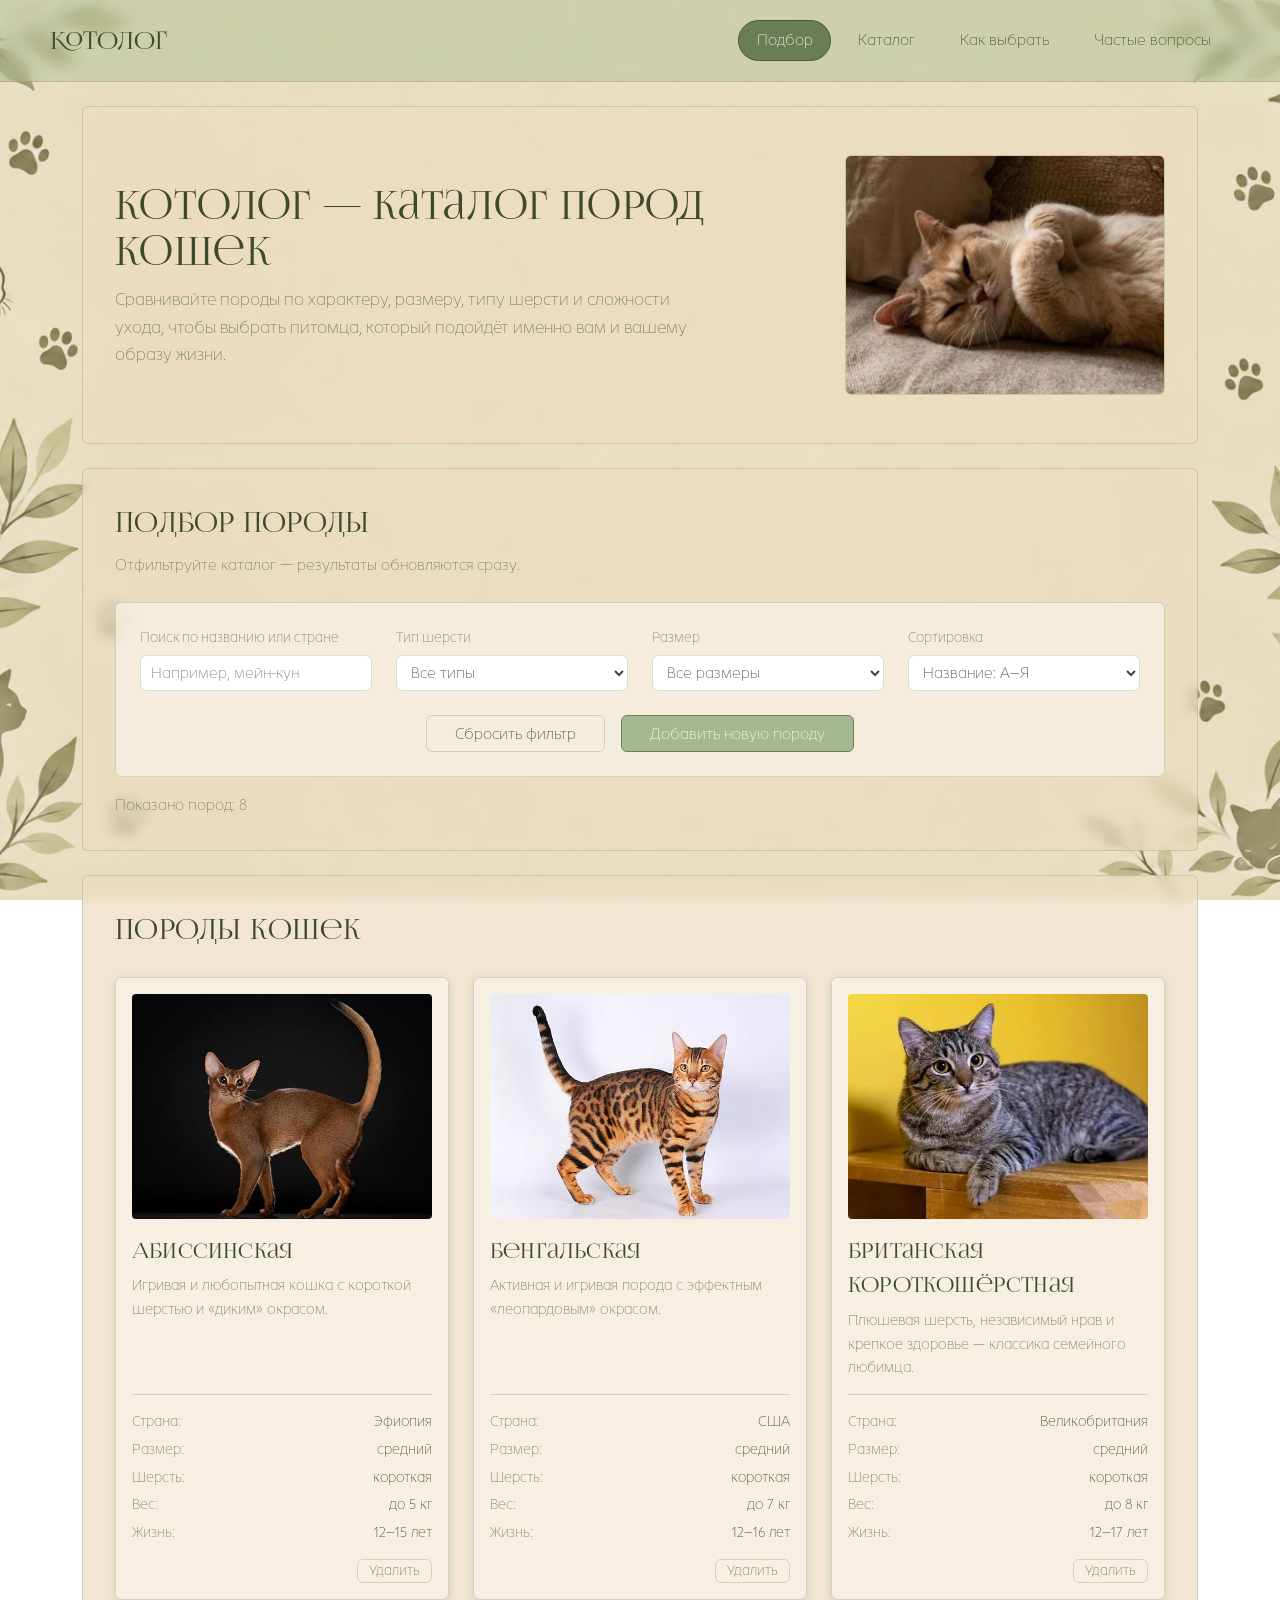
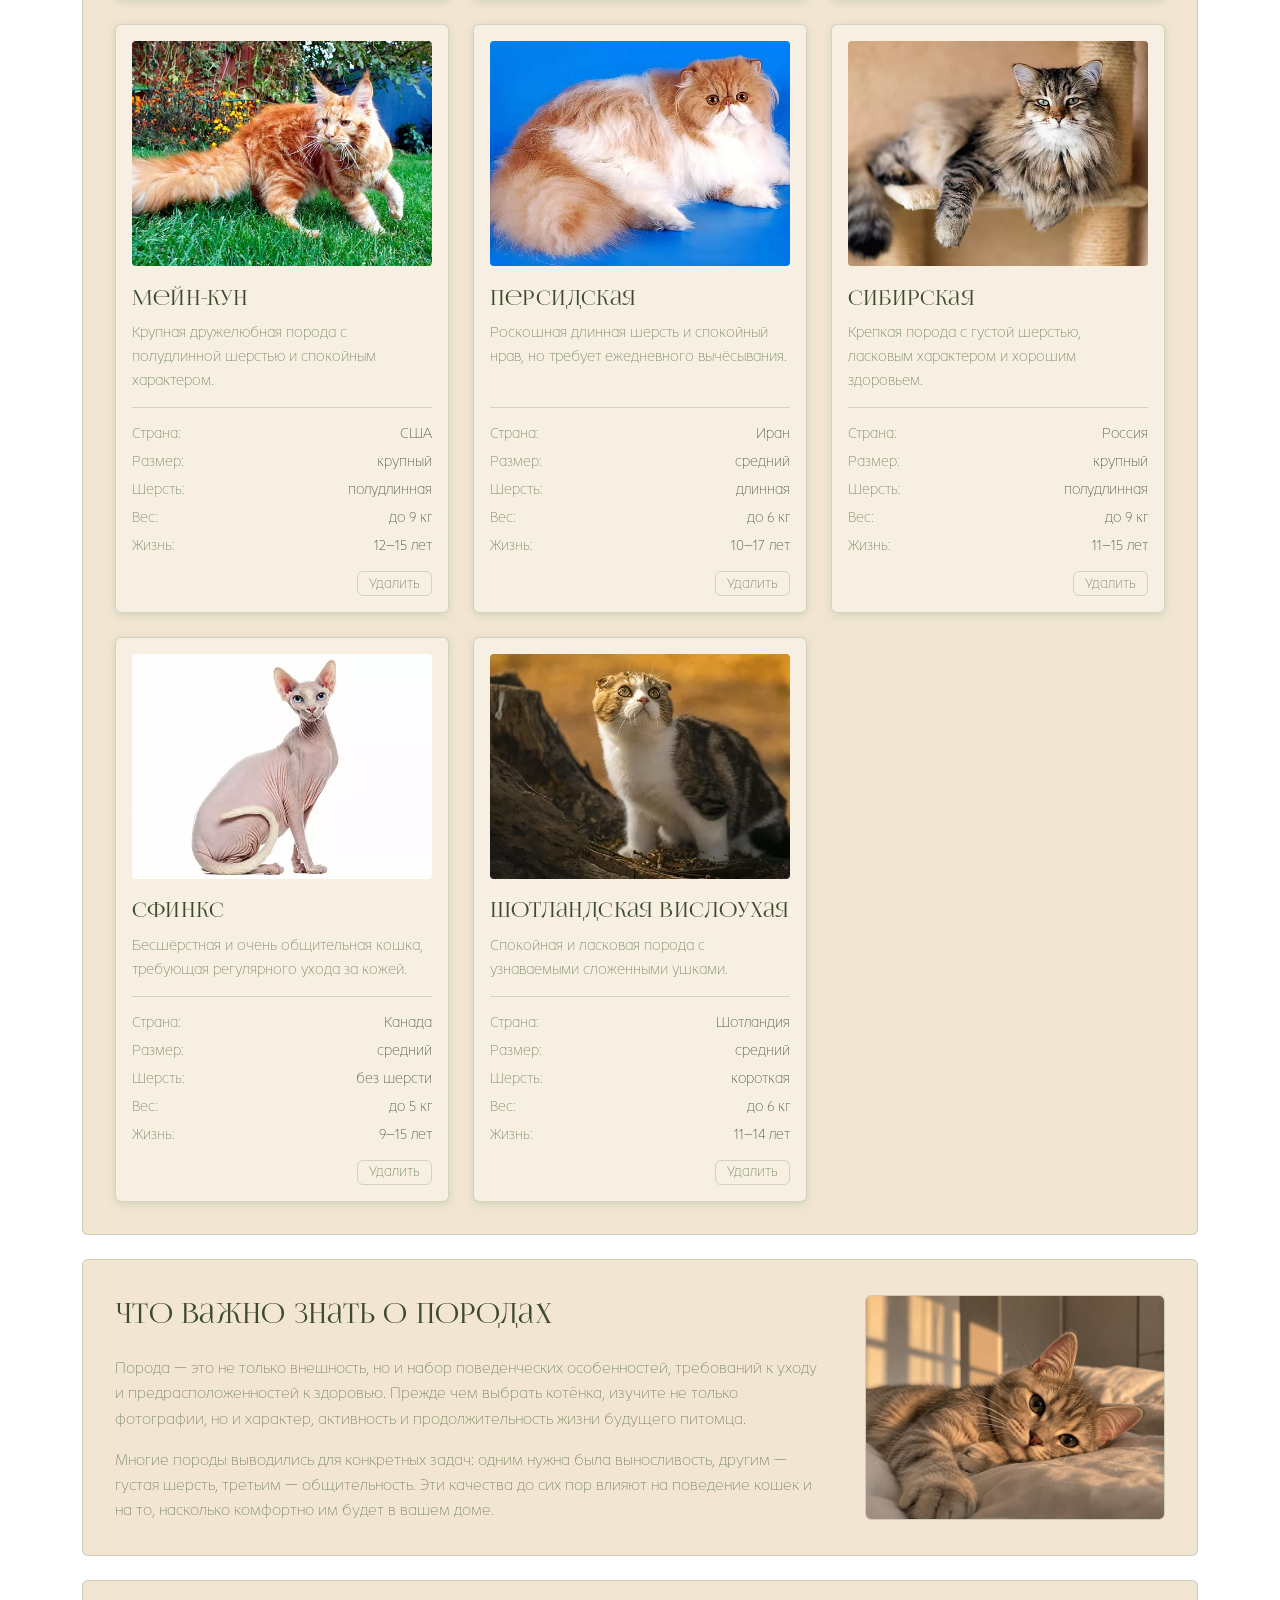
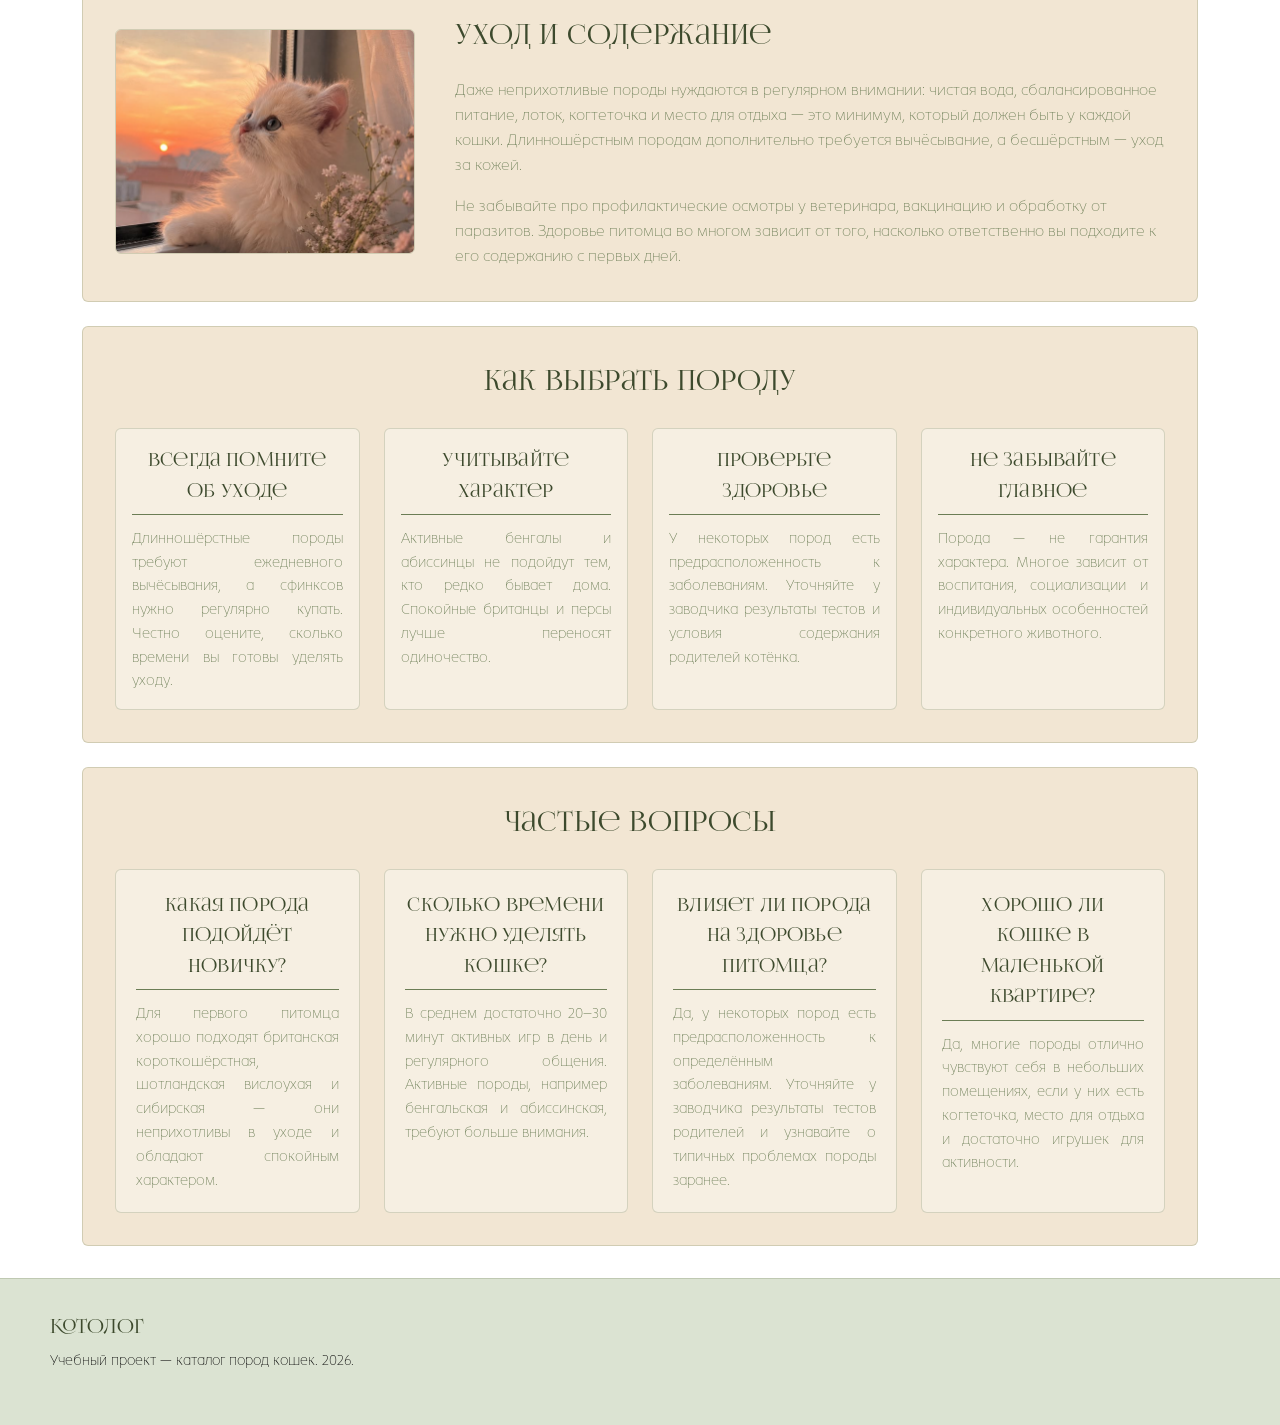
<file: index.html>
<!doctype html>
<html lang="ru">
<head>
  <meta charset="UTF-8">
  <meta name="viewport" content="width=device-width, initial-scale=1.0">
  <title>Котолог — каталог пород кошек</title>
  <link rel="stylesheet" href="css/style.css">
</head>

<body>

  <header class="site-header">
    <a class="logo" href="index.html">Котолог</a>
    <nav class="main-nav" aria-label="Основная навигация">
      <ul>
        <li><a href="#filters">Подбор</a></li>
        <li><a href="#breeds">Каталог</a></li>
        <li><a href="#about">Как выбрать</a></li>
        <li><a href="#faq">Частые вопросы</a></li>
      </ul>
    </nav>
  </header>

  <main>

    <section class="hero" aria-labelledby="hero-title">
      <div class="hero-inner">
        <div class="hero-text">
          <h1 id="hero-title">Котолог — каталог пород кошек</h1>
          <p>
            Сравнивайте породы по характеру, размеру, типу шерсти и сложности ухода,
            чтобы выбрать питомца, который подойдёт именно вам и вашему образу жизни.
          </p>
        </div>
        <img class="media-photo" src="assets/images/photo-1.jpg"
             alt="Кошка на фоне домашнего интерьера">
      </div>
    </section>

    <section id="filters" class="filters" aria-labelledby="filters-title">
      <h2 id="filters-title">Подбор породы</h2>
      <p>Отфильтруйте каталог — результаты обновляются сразу.</p>

      <div class="filter-form" role="search">
        <div class="form-field">
          <label for="search">Поиск по названию или стране</label>
          <input type="text" id="search" placeholder="Например, мейн-кун">
        </div>

        <div class="form-field">
          <label for="coat-filter">Тип шерсти</label>
          <select id="coat-filter">
            <option value="all">Все типы</option>
            <option value="short">Короткая</option>
            <option value="semi-long">Полудлинная</option>
            <option value="long">Длинная</option>
            <option value="hairless">Без шерсти</option>
          </select>
        </div>

        <div class="form-field">
          <label for="size-filter">Размер</label>
          <select id="size-filter">
            <option value="all">Все размеры</option>
            <option value="small">Малый</option>
            <option value="medium">Средний</option>
            <option value="large">Крупный</option>
          </select>
        </div>

        <div class="form-field">
          <label for="sort">Сортировка</label>
          <select id="sort">
            <option value="name-asc">Название: А–Я</option>
            <option value="name-desc">Название: Я–А</option>
            <option value="weight-asc">Вес: по возрастанию</option>
            <option value="weight-desc">Вес: по убыванию</option>
          </select>
        </div>

        <div class="filter-actions">
          <button type="button" class="btn btn--ghost" id="reset-btn">Сбросить фильтр</button>
          <button type="button" class="btn" id="add-btn">Добавить новую породу</button>
        </div>
      </div>

      <p class="filter-count" id="filter-count" aria-live="polite"></p>
    </section>

    <section id="breeds" class="breeds" aria-labelledby="breeds-title">
      <h2 id="breeds-title">Породы кошек</h2>
      <div class="cards" id="cards"></div>
    </section>

    <section id="about-breeds" class="text-block text-block--media-right" aria-labelledby="about-breeds-title">
      <div class="text-block-inner">
        <div class="text-block-text">
          <h2 id="about-breeds-title">Что важно знать о породах</h2>
          <p>
            Порода — это не только внешность, но и набор поведенческих особенностей,
            требований к уходу и предрасположенностей к здоровью. Прежде чем выбрать
            котёнка, изучите не только фотографии, но и характер, активность и
            продолжительность жизни будущего питомца.
          </p>
          <p>
            Многие породы выводились для конкретных задач: одним нужна была выносливость,
            другим — густая шерсть, третьим — общительность. Эти качества до сих пор
            влияют на поведение кошек и на то, насколько комфортно им будет в вашем доме.
          </p>
        </div>
        <img class="media-photo" src="assets/images/photo-2.jpg"
             alt="Кошка крупным планом">
      </div>
    </section>

    <section id="care" class="text-block text-block--media-left" aria-labelledby="care-title">
      <div class="text-block-inner">
        <div class="text-block-text">
          <h2 id="care-title">Уход и содержание</h2>
          <p>
            Даже неприхотливые породы нуждаются в регулярном внимании: чистая вода,
            сбалансированное питание, лоток, когтеточка и место для отдыха — это минимум,
            который должен быть у каждой кошки. Длинношёрстным породам дополнительно
            требуется вычёсывание, а бесшёрстным — уход за кожей.
          </p>
          <p>
            Не забывайте про профилактические осмотры у ветеринара, вакцинацию и
            обработку от паразитов. Здоровье питомца во многом зависит от того,
            насколько ответственно вы подходите к его содержанию с первых дней.
          </p>
        </div>
                <img class="media-photo" src="assets/images/photo-3.jpg"
             alt="Кошка во время ухода">
      </div>
    </section>

    <section id="about" class="about" aria-labelledby="about-title">
      <h2 id="about-title">Как выбрать породу</h2>

      <div class="about-grid">
        <article>
          <h3>Всегда помните об уходе</h3>
          <p>Длинношёрстные породы требуют ежедневного вычёсывания, а сфинксов нужно регулярно купать. Честно оцените, сколько времени вы готовы уделять уходу.</p>
        </article>

        <article>
          <h3>Учитывайте характер</h3>
          <p>Активные бенгалы и абиссинцы не подойдут тем, кто редко бывает дома. Спокойные британцы и персы лучше переносят одиночество.</p>
        </article>

        <article>
          <h3>Проверьте здоровье</h3>
          <p>У некоторых пород есть предрасположенность к заболеваниям. Уточняйте у заводчика результаты тестов и условия содержания родителей котёнка.</p>
        </article>

        <article>
          <h3>Не забывайте главное</h3>
          <p>Порода — не гарантия характера. Многое зависит от воспитания, социализации и индивидуальных особенностей конкретного животного.</p>
        </article>
      </div>
    </section>

    <section id="faq" class="text-block text-block--faq" aria-labelledby="faq-title">
      <h2 id="faq-title">Частые вопросы</h2>

      <div class="faq">
        <article class="faq-item">
          <h3>Какая порода подойдёт новичку?</h3>
          <p>
            Для первого питомца хорошо подходят британская короткошёрстная,
            шотландская вислоухая и сибирская — они неприхотливы в уходе
            и обладают спокойным характером.
          </p>
        </article>
        <article class="faq-item">
          <h3>Сколько времени нужно уделять кошке?</h3>
          <p>
            В среднем достаточно 20–30 минут активных игр в день и регулярного
            общения. Активные породы, например бенгальская и абиссинская,
            требуют больше внимания.
          </p>
        </article>
        <article class="faq-item">
          <h3>Влияет ли порода на здоровье питомца?</h3>
          <p>
            Да, у некоторых пород есть предрасположенность к определённым
            заболеваниям. Уточняйте у заводчика результаты тестов родителей
            и узнавайте о типичных проблемах породы заранее.
          </p>
        </article>
        <article class="faq-item">
          <h3>Хорошо ли кошке в маленькой квартире?</h3>
          <p>
            Да, многие породы отлично чувствуют себя в небольших помещениях,
            если у них есть когтеточка, место для отдыха и достаточно игрушек
            для активности.
          </p>
        </article>
      </div>
    </section>

  </main>

  <footer id="footer" class="site-footer">
    <div class="footer-col">
      <p class="footer-brand">Котолог</p>
      <p>Учебный проект — каталог пород кошек. 2026.</p>
    </div>
  </footer>

  <!-- Модальное окно: добавление новой породы -->
  <div class="modal" id="modal" hidden>
    <div class="modal__backdrop" data-close></div>
    <div class="modal__dialog" role="dialog" aria-modal="true" aria-labelledby="modal-title">
      <button type="button" class="modal__close" data-close aria-label="Закрыть">×</button>
      <h2 id="modal-title">Новая порода</h2>

      <form id="add-form" novalidate>
        <div class="form-field">
          <label for="f-name">Название *</label>
          <input type="text" id="f-name" name="name" required minlength="2" maxlength="60">
          <span class="error" data-error-for="f-name"></span>
        </div>

        <div class="form-field">
          <label for="f-country">Страна *</label>
          <input type="text" id="f-country" name="country" required minlength="2" maxlength="60">
          <span class="error" data-error-for="f-country"></span>
        </div>

        <div class="form-field">
          <label for="f-size">Размер *</label>
          <select id="f-size" name="size" required>
            <option value="">— выберите —</option>
            <option value="small">Малый</option>
            <option value="medium">Средний</option>
            <option value="large">Крупный</option>
          </select>
          <span class="error" data-error-for="f-size"></span>
        </div>

        <div class="form-field">
          <label for="f-coat">Тип шерсти *</label>
          <select id="f-coat" name="coat" required>
            <option value="">— выберите —</option>
            <option value="short">Короткая</option>
            <option value="semi-long">Полудлинная</option>
            <option value="long">Длинная</option>
            <option value="hairless">Без шерсти</option>
          </select>
          <span class="error" data-error-for="f-coat"></span>
        </div>

        <div class="form-field">
          <label for="f-weight">Максимальный вес, кг *</label>
          <input type="number" id="f-weight" name="weightMax" required min="1" max="15" step="0.5">
          <span class="error" data-error-for="f-weight"></span>
        </div>

        <div class="form-field">
          <label for="f-lifespan">Продолжительность жизни</label>
          <input type="text" id="f-lifespan" name="lifespan" placeholder="Например, 12–15 лет" maxlength="30">
          <span class="error" data-error-for="f-lifespan"></span>
        </div>

        <div class="form-field">
          <label for="f-desc">Описание *</label>
          <textarea id="f-desc" name="description" required minlength="10" maxlength="300" rows="3"></textarea>
          <span class="error" data-error-for="f-desc"></span>
        </div>

        <div class="form-field form-field--checkbox">
          <input type="checkbox" id="f-kids" name="kidsFriendly">
          <label for="f-kids">Подходит для семей с детьми</label>
        </div>

        <div class="form-field">
          <label for="f-image">Фото породы</label>
          <input type="file" id="f-image" name="image" accept="image/*">
          <span class="error" data-error-for="f-image"></span>
          <div class="image-preview" id="image-preview" hidden>
            <img id="image-preview-img" alt="Предпросмотр фото">
            <button type="button" class="image-preview__remove" id="image-remove">Удалить фото</button>
          </div>
        </div>

        <div class="modal__actions">
          <button type="button" class="btn btn--ghost" data-close>Отмена</button>
          <button type="submit" class="btn">Добавить</button>
        </div>
      </form>
    </div>
  </div>

  <script src="js/app.js"></script>
</body>
</html>
</file>
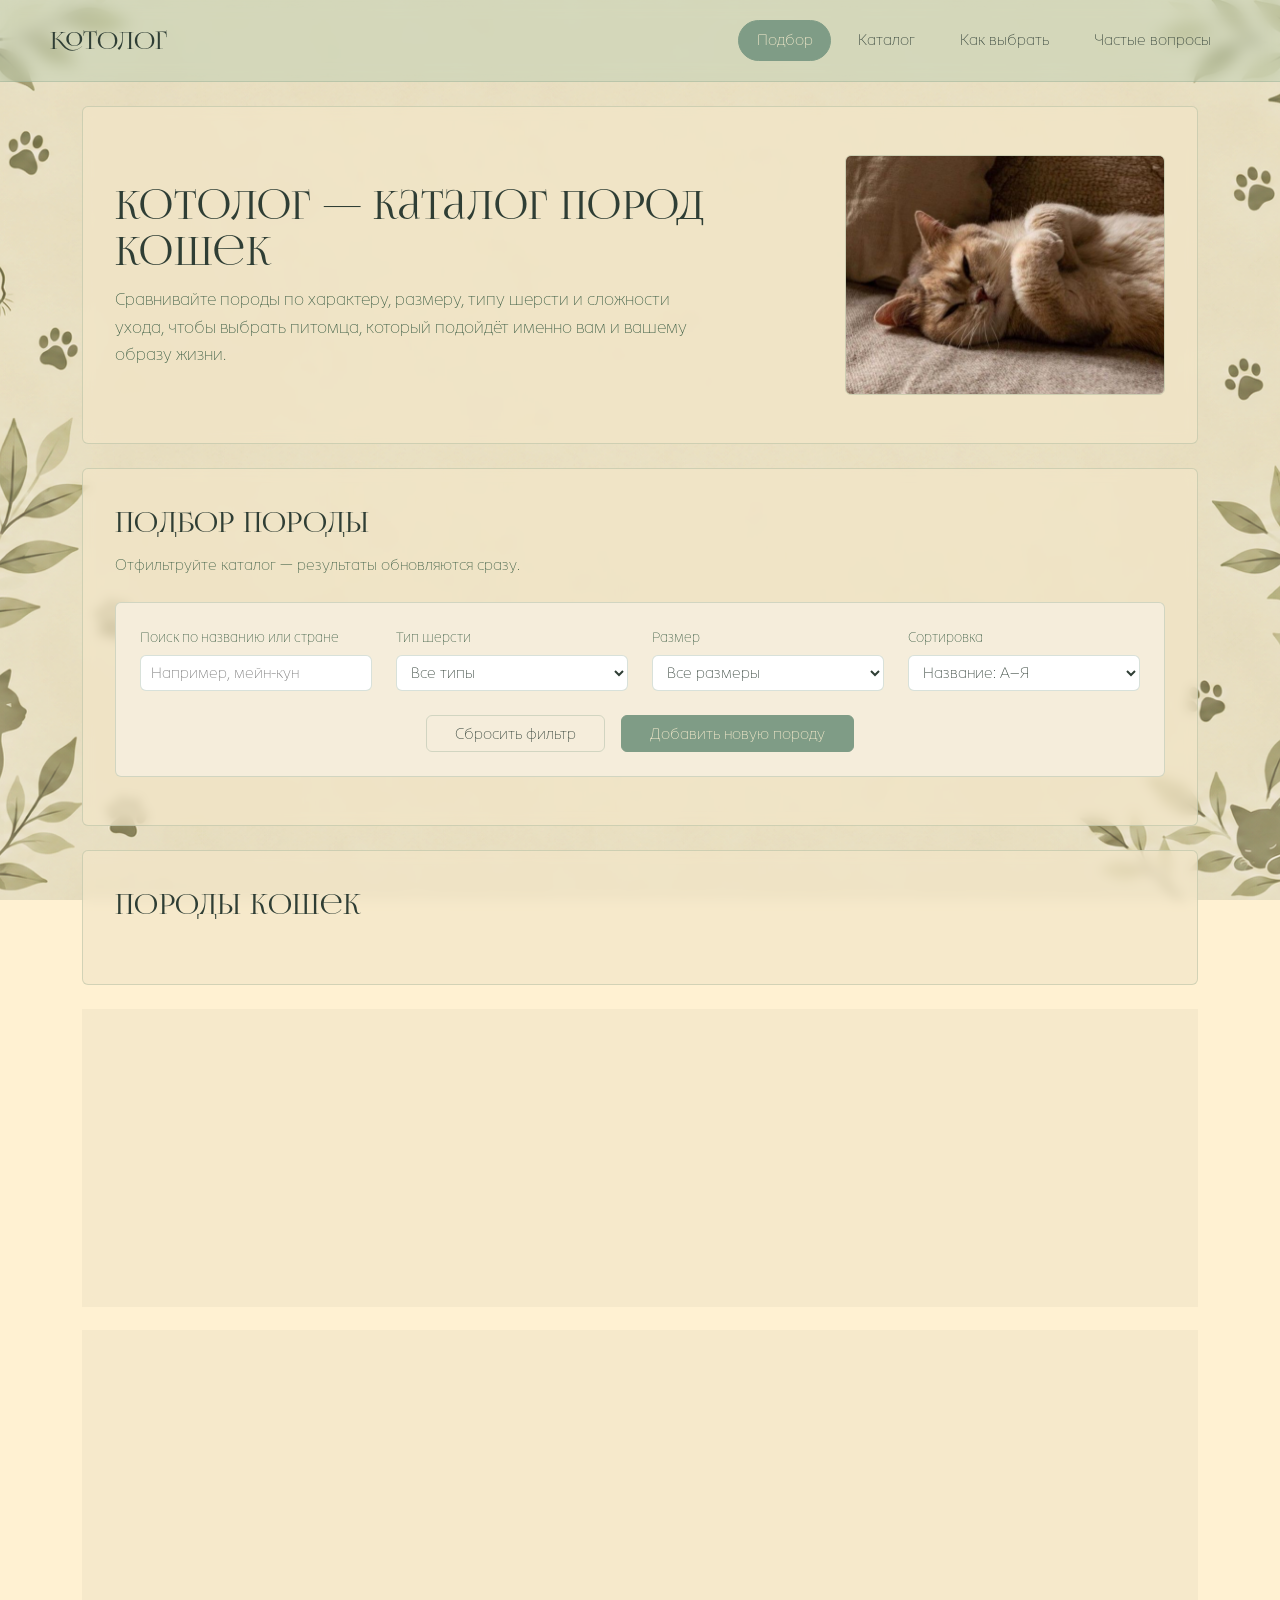
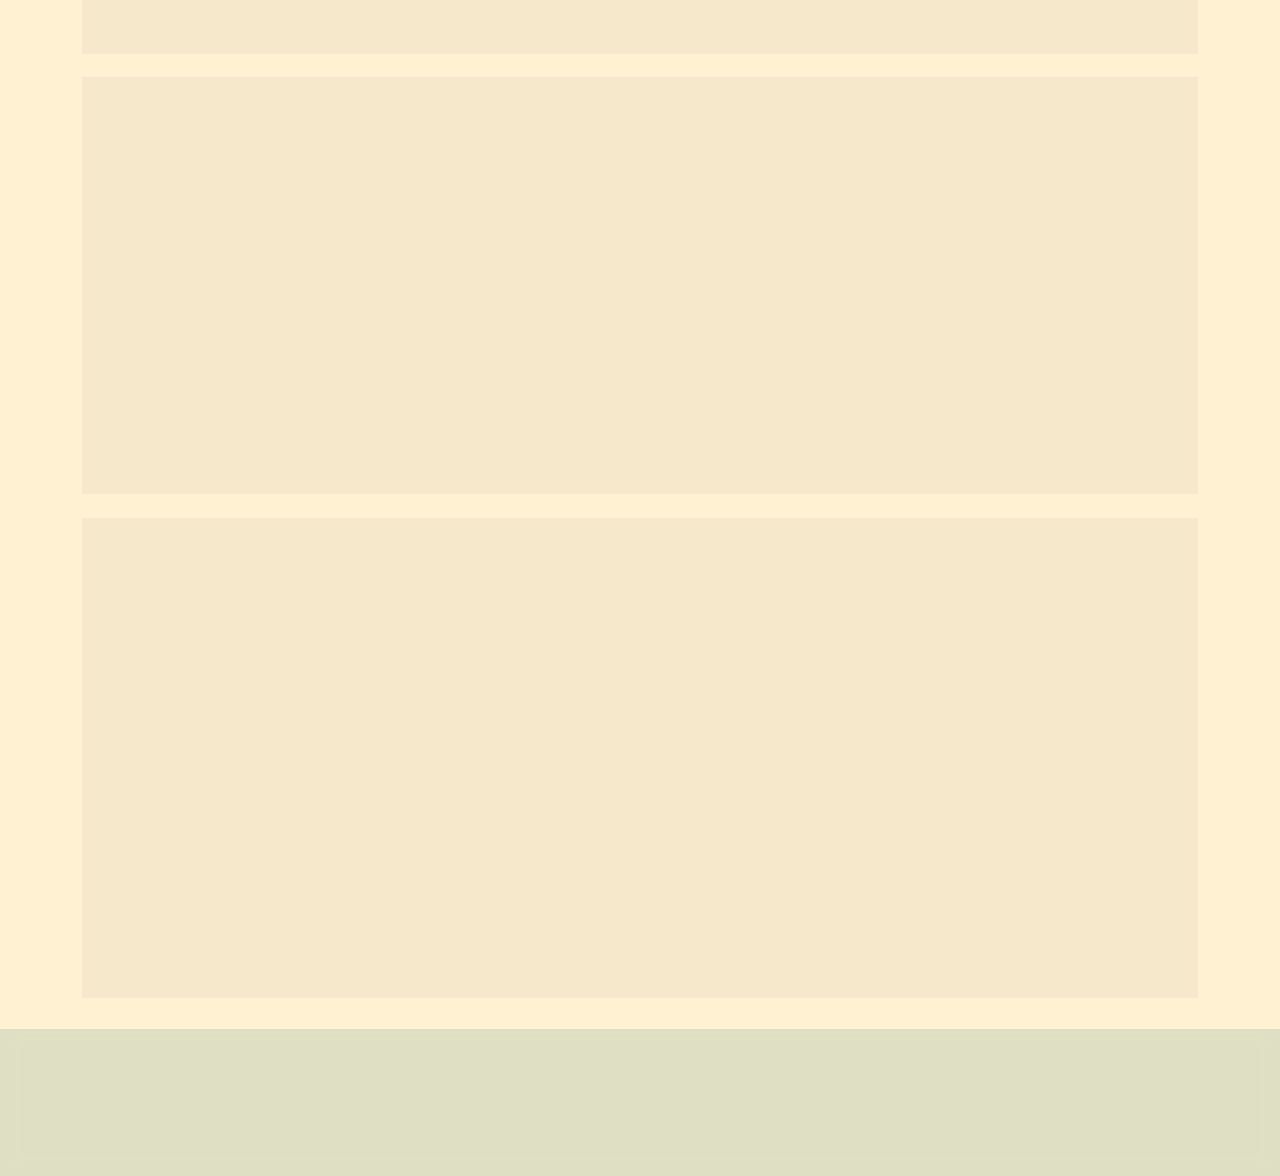
<file: frontend/index.html>
<!doctype html>
<html lang="ru">
<head>
  <meta charset="UTF-8">
  <meta name="viewport" content="width=device-width, initial-scale=1.0">
  <title>Котолог — каталог пород кошек</title>
  <link rel="icon" type="image/png" href="/assets/images/favicon.png">
  <link rel="stylesheet" href="css/style.css">
</head>

<body>

  <header class="site-header">
    <a class="logo" href="index.html">Котолог</a>
    <nav class="main-nav" aria-label="Основная навигация">
      <ul>
        <li><a href="#filters">Подбор</a></li>
        <li><a href="#breeds">Каталог</a></li>
        <li><a href="#about">Как выбрать</a></li>
        <li><a href="#faq">Частые вопросы</a></li>
      </ul>
    </nav>
  </header>

  <main>

    <section class="hero" aria-labelledby="hero-title">
      <div class="hero-inner">
        <div class="hero-text">
          <h1 id="hero-title">Котолог — каталог пород кошек</h1>
          <p>
            Сравнивайте породы по характеру, размеру, типу шерсти и сложности ухода,
            чтобы выбрать питомца, который подойдёт именно вам и вашему образу жизни.
          </p>
        </div>
        <img class="media-photo" src="../assets/images/photo-1.jpg"
             alt="Кошка на фоне домашнего интерьера">
      </div>
    </section>

    <section id="filters" class="filters" aria-labelledby="filters-title">
      <h2 id="filters-title">Подбор породы</h2>
      <p>Отфильтруйте каталог — результаты обновляются сразу.</p>

      <div class="filter-form" role="search">
        <div class="form-field">
          <label for="search">Поиск по названию или стране</label>
          <input type="text" id="search" placeholder="Например, мейн-кун">
        </div>

        <div class="form-field">
          <label for="coat-filter">Тип шерсти</label>
          <select id="coat-filter">
            <option value="all">Все типы</option>
            <option value="short">Короткая</option>
            <option value="semi-long">Полудлинная</option>
            <option value="long">Длинная</option>
            <option value="hairless">Без шерсти</option>
          </select>
        </div>

        <div class="form-field">
          <label for="size-filter">Размер</label>
          <select id="size-filter">
            <option value="all">Все размеры</option>
            <option value="small">Малый</option>
            <option value="medium">Средний</option>
            <option value="large">Крупный</option>
          </select>
        </div>

        <div class="form-field">
          <label for="sort">Сортировка</label>
          <select id="sort">
            <option value="name-asc">Название: А–Я</option>
            <option value="name-desc">Название: Я–А</option>
            <option value="weight-asc">Вес: по возрастанию</option>
            <option value="weight-desc">Вес: по убыванию</option>
          </select>
        </div>

        <div class="filter-actions">
          <button type="button" class="btn btn--ghost" id="reset-btn">Сбросить фильтр</button>
          <button type="button" class="btn" id="add-btn">Добавить новую породу</button>
        </div>
      </div>

      <p class="filter-count" id="filter-count" aria-live="polite"></p>
    </section>

    <section id="breeds" class="breeds" aria-labelledby="breeds-title">
      <h2 id="breeds-title">Породы кошек</h2>
      <div class="cards" id="cards"></div>
    </section>

    <section id="about-breeds" class="text-block text-block--media-right" aria-labelledby="about-breeds-title">
      <div class="text-block-inner">
        <div class="text-block-text">
          <h2 id="about-breeds-title">Что важно знать о породах</h2>
          <p>
            Порода — это не только внешность, но и набор поведенческих особенностей,
            требований к уходу и предрасположенностей к здоровью. Прежде чем выбрать
            котёнка, изучите не только фотографии, но и характер, активность и
            продолжительность жизни будущего питомца.
          </p>
          <p>
            Многие породы выводились для конкретных задач: одним нужна была выносливость,
            другим — густая шерсть, третьим — общительность. Эти качества до сих пор
            влияют на поведение кошек и на то, насколько комфортно им будет в вашем доме.
          </p>
        </div>
        <img class="media-photo" src="../assets/images/photo-2.jpg"
             alt="Кошка крупным планом">
      </div>
    </section>

    <section id="care" class="text-block text-block--media-left" aria-labelledby="care-title">
      <div class="text-block-inner">
        <div class="text-block-text">
          <h2 id="care-title">Уход и содержание</h2>
          <p>
            Даже неприхотливые породы нуждаются в регулярном внимании: чистая вода,
            сбалансированное питание, лоток, когтеточка и место для отдыха — это минимум,
            который должен быть у каждой кошки. Длинношёрстным породам дополнительно
            требуется вычёсывание, а бесшёрстным — уход за кожей.
          </p>
          <p>
            Не забывайте про профилактические осмотры у ветеринара, вакцинацию и
            обработку от паразитов. Здоровье питомца во многом зависит от того,
            насколько ответственно вы подходите к его содержанию с первых дней.
          </p>
        </div>
                <img class="media-photo" src="../assets/images/photo-3.jpg"
             alt="Кошка во время ухода">
      </div>
    </section>

    <section id="about" class="about" aria-labelledby="about-title">
      <h2 id="about-title">Как выбрать породу</h2>

      <div class="about-grid">
        <article>
          <h3>Всегда помните об уходе</h3>
          <p>Длинношёрстные породы требуют ежедневного вычёсывания, а сфинксов нужно регулярно купать. Честно оцените, сколько времени вы готовы уделять уходу.</p>
        </article>

        <article>
          <h3>Учитывайте характер</h3>
          <p>Активные бенгалы и абиссинцы не подойдут тем, кто редко бывает дома. Спокойные британцы и персы лучше переносят одиночество.</p>
        </article>

        <article>
          <h3>Проверьте здоровье</h3>
          <p>У некоторых пород есть предрасположенность к заболеваниям. Уточняйте у заводчика результаты тестов и условия содержания родителей котёнка.</p>
        </article>

        <article>
          <h3>Не забывайте главное</h3>
          <p>Порода — не гарантия характера. Многое зависит от воспитания, социализации и индивидуальных особенностей конкретного животного.</p>
        </article>
      </div>
    </section>

    <section id="faq" class="text-block text-block--faq" aria-labelledby="faq-title">
      <h2 id="faq-title">Частые вопросы</h2>

      <div class="faq">
        <article class="faq-item">
          <h3>Какая порода подойдёт новичку?</h3>
          <p>
            Для первого питомца хорошо подходят британская короткошёрстная,
            шотландская вислоухая и сибирская — они неприхотливы в уходе
            и обладают спокойным характером.
          </p>
        </article>
        <article class="faq-item">
          <h3>Сколько времени нужно уделять кошке?</h3>
          <p>
            В среднем достаточно 20–30 минут активных игр в день и регулярного
            общения. Активные породы, например бенгальская и абиссинская,
            требуют больше внимания.
          </p>
        </article>
        <article class="faq-item">
          <h3>Влияет ли порода на здоровье питомца?</h3>
          <p>
            Да, у некоторых пород есть предрасположенность к определённым
            заболеваниям. Уточняйте у заводчика результаты тестов родителей
            и узнавайте о типичных проблемах породы заранее.
          </p>
        </article>
        <article class="faq-item">
          <h3>Хорошо ли кошке в маленькой квартире?</h3>
          <p>
            Да, многие породы отлично чувствуют себя в небольших помещениях,
            если у них есть когтеточка, место для отдыха и достаточно игрушек
            для активности.
          </p>
        </article>
      </div>
    </section>

  </main>

  <footer id="footer" class="site-footer">
    <div class="footer-col">
      <p class="footer-brand">Котолог</p>
      <p>Учебный проект — каталог пород кошек. 2026.</p>
    </div>
  </footer>

  <!-- Модальное окно: добавление новой породы -->
  <div class="modal" id="modal" hidden>
    <div class="modal__backdrop" data-close></div>
    <div class="modal__dialog" role="dialog" aria-modal="true" aria-labelledby="modal-title">
      <button type="button" class="modal__close" data-close aria-label="Закрыть">×</button>
      <h2 id="modal-title">Новая порода</h2>

      <form id="add-form" novalidate>
        <div class="form-field">
          <label for="f-name">Название *</label>
          <input type="text" id="f-name" name="name" required minlength="2" maxlength="60">
          <span class="error" data-error-for="f-name"></span>
        </div>

        <div class="form-field">
          <label for="f-country">Страна *</label>
          <input type="text" id="f-country" name="country" required minlength="2" maxlength="60">
          <span class="error" data-error-for="f-country"></span>
        </div>

        <div class="form-field">
          <label for="f-size">Размер *</label>
          <select id="f-size" name="size" required>
            <option value="">— выберите —</option>
            <option value="small">Малый</option>
            <option value="medium">Средний</option>
            <option value="large">Крупный</option>
          </select>
          <span class="error" data-error-for="f-size"></span>
        </div>

        <div class="form-field">
          <label for="f-coat">Тип шерсти *</label>
          <select id="f-coat" name="coat" required>
            <option value="">— выберите —</option>
            <option value="short">Короткая</option>
            <option value="semi-long">Полудлинная</option>
            <option value="long">Длинная</option>
            <option value="hairless">Без шерсти</option>
          </select>
          <span class="error" data-error-for="f-coat"></span>
        </div>

        <div class="form-field">
          <label for="f-weight">Максимальный вес, кг *</label>
          <input type="number" id="f-weight" name="weightMax" required min="1" max="15" step="0.5">
          <span class="error" data-error-for="f-weight"></span>
        </div>

        <div class="form-field">
          <label for="f-lifespan">Продолжительность жизни</label>
          <input type="text" id="f-lifespan" name="lifespan" placeholder="Например, 12–15 лет" maxlength="30">
          <span class="error" data-error-for="f-lifespan"></span>
        </div>

        <div class="form-field">
          <label for="f-desc">Описание *</label>
          <textarea id="f-desc" name="description" required minlength="10" maxlength="300" rows="3"></textarea>
          <span class="error" data-error-for="f-desc"></span>
        </div>

        <div class="form-field form-field--checkbox">
          <input type="checkbox" id="f-kids" name="kidsFriendly">
          <label for="f-kids">Подходит для семей с детьми</label>
        </div>

        <div class="form-field">
          <label for="f-image">Фото породы</label>
          <input type="file" id="f-image" name="image" accept="image/*">
          <span class="error" data-error-for="f-image"></span>
          <div class="image-preview" id="image-preview" hidden>
            <img id="image-preview-img" alt="Предпросмотр фото">
            <button type="button" class="image-preview__remove" id="image-remove">Удалить фото</button>
          </div>
        </div>

        <div class="modal__actions">
          <button type="button" class="btn btn--ghost" data-close>Отмена</button>
          <button type="submit" class="btn">Добавить</button>
        </div>
      </form>
    </div>
  </div>

  <script src="js/app.js"></script>
</body>
</html>
</file>
<file: css/style.css>
/* Котолог — каталог пород кошек (лабораторная работа №2) */

/* Шрифты */
@font-face {
  font-family: 'Lighthaus';
  src: url('../assets/fonts/Lighthaus.otf') format('opentype');
  font-weight: normal;
  font-style: normal;
  font-display: swap;
}

@font-face {
  font-family: 'AA Stetica';
  src: url('../assets/fonts/AA Stetica Light.otf') format('opentype');
  font-weight: 300;
  font-style: normal;
  font-display: swap;
}

/* Цвета и размеры */
:root {
  /* фон блоков */
   --surface: rgba(237, 220, 193, 0.7);
  /* фон карточек внутри блоков */
  --card-bg: rgba(248, 242, 232, 0.7);
  --surface-solid: #f5ebdc;

  --text: #3d4a2d;
  --text-muted: #6b7d55;

  --accent: #a5b890;
  --accent-dark: #6b7d55;
  --accent-darker: #4a5738;

  --danger: #b04a3a;

  --border: rgba(107, 125, 85, 0.25);

  --radius: 6px;
}

* {
  box-sizing: border-box;
}

/* Основа страницы */
body {
  margin: 0;
  padding: 0;
  min-height: 100vh;
  background-color: #ffffff;
  background-image: url('../assets/images/background.png');
  background-size: cover;
  background-position: center;
  background-repeat: no-repeat;
  background-attachment: fixed;
  color: var(--text);
  font-family: 'AA Stetica', Arial, sans-serif;
  font-weight: 300;
  font-size: 17px;
  line-height: 1.65;
}

img {
  display: block;
  max-width: 100%;
}

a {
  color: var(--accent-dark);
  text-decoration: none;
}

a:hover {
  text-decoration: underline;
}

h1,
h2,
h3 {
  font-family: 'Lighthaus', Georgia, serif;
  font-weight: normal;
  letter-spacing: 0.01em;
  color: var(--text);
}

:focus-visible {
  outline: 2px solid var(--accent-dark);
  outline-offset: 2px;
}

section[id] {
  scroll-margin-top: 5rem;
}

/* Шапка */
.site-header {
  display: flex;
  flex-wrap: wrap;
  justify-content: space-between;
  align-items: center;
  gap: 1rem 2rem;
  padding: 1.25rem max(2rem, calc((100% - 1180px) / 2));
  background-color: rgba(165, 184, 144, 0.4);
  -webkit-backdrop-filter: blur(8px);
  backdrop-filter: blur(8px);
  border-bottom: 1px solid var(--border);
  position: sticky;
  top: 0;
  z-index: 10;
}

.logo {
  font-family: 'Lighthaus', Georgia, serif;
  font-size: 1.5rem;
  font-weight: normal;
  color: var(--text);
}

.logo:hover {
  text-decoration: none;
}

/* Меню навигации */
.main-nav ul {
  display: flex;
  flex-wrap: wrap;
  justify-content: flex-end;
  gap: 0.5rem;
  margin: 0;
  padding: 0;
  list-style: none;
}

.main-nav a {
  display: inline-block;
  padding: 0.45rem 1.1rem;
  border: 1px solid transparent;
  border-radius: 999px;
  color: var(--text);
  font-size: 0.95rem;
  transition: color 0.2s ease, background-color 0.2s ease, border-color 0.2s ease;
}

.main-nav a:hover {
  color: var(--accent-darker);
  background-color: var(--surface-solid);
  border-color: var(--accent);
  text-decoration: none;
}

.main-nav a:active {
  background-color: var(--accent-darker);
  color: #ffffff;
  border-color: var(--accent-darker);
}

.main-nav a.is-active {
  background-color: var(--accent-dark);
  color: #ffffff;
  border-color: var(--accent-darker);
}

/* Основной контейнер */
main {
  max-width: 1180px;
  margin: 0 auto;
  padding: 0 2rem;
}

/* Полупрозрачные блоки */
.hero,
.filters,
.breeds,
.text-block,
.about {
  background-color: var(--surface);
  -webkit-backdrop-filter: blur(6px);
  backdrop-filter: blur(6px);
  border: 1px solid var(--border);
  border-radius: var(--radius);
  padding: 2rem;
  margin: 1.5rem 0;
  text-align: left;
}

/* Hero */
.hero {
  padding: 3rem 2rem;
}

.hero-inner {
  display: flex;
  align-items: center;
  gap: 2.5rem;
}

.hero-text {
  flex: 1 1 auto;
  min-width: 0;
}

.hero h1 {
  margin: 0 0 0.75rem;
  font-size: 2.4rem;
  line-height: 1.2;
}

.hero p {
  margin: 0;
  max-width: 60ch;
  color: var(--text-muted);
  font-size: 1.05rem;
}

/* Заглушка под фото */
.media-placeholder {
  flex: 0 1 320px;
  width: 100%;
  max-width: 320px;
  aspect-ratio: 4 / 3;
  display: flex;
  align-items: center;
  justify-content: center;
  background-color: rgba(165, 184, 144, 0.15);
  border: 1px dashed var(--accent-dark);
  border-radius: var(--radius);
  color: var(--text-muted);
  font-size: 0.85rem;
  letter-spacing: 0.05em;
  text-transform: uppercase;
}

/* Реальное фото вместо заглушки */
.media-photo {
  flex: 0 1 320px;
  width: 100%;
  max-width: 320px;
  height: auto;
  aspect-ratio: 4 / 3;
  object-fit: cover;
  object-position: center;
  border-radius: var(--radius);
  border: 1px solid var(--border);
  display: block;
}

/* Фильтры */
.filters h2 {
  margin: 0 0 0.4rem;
  font-size: 1.7rem;
}

.filters p {
  margin: 0 0 1.5rem;
  max-width: 65ch;
  color: var(--text-muted);
  font-size: 0.95rem;
}

.filter-form {
  display: flex;
  flex-wrap: wrap;
  justify-content: flex-start;
  align-items: flex-end;
  gap: 1rem 1.5rem;
  padding: 1.5rem;
  background-color: var(--card-bg);
  border: 1px solid var(--border);
  border-radius: var(--radius);
}

.filter-actions {
  flex: 1 1 100%;
  display: flex;
  justify-content: center;
  gap: 1rem;
  margin-top: 0.5rem;
}

.form-field {
  display: flex;
  flex-direction: column;
  gap: 0.35rem;
  flex: 1 1 180px;
  text-align: left;
}

.form-field label {
  font-size: 0.85rem;
  color: var(--text-muted);
}

.form-field input[type="text"],
.form-field input[type="number"],
.form-field select,
.form-field textarea {
  width: 100%;
  padding: 0.5rem 0.65rem;
  font-family: inherit;
  font-size: 0.95rem;
  color: var(--text);
  background-color: #ffffff;
  border: 1px solid var(--border);
  border-radius: var(--radius);
}

.form-field textarea {
  resize: vertical;
  min-height: 70px;
}

.form-field input:focus,
.form-field select:focus,
.form-field textarea:focus {
  border-color: var(--accent-dark);
  outline: none;
}

.form-field--checkbox {
  flex-direction: row;
  justify-content: flex-start;
  align-items: center;
  gap: 0.5rem;
  flex: 1 1 100%;
}

.form-field--checkbox input {
  width: auto;
  accent-color: var(--accent-dark);
}

.form-field--checkbox label {
  font-size: 0.95rem;
  color: var(--text);
}

/* Кнопка */
.btn {
  padding: 0.55rem 1.75rem;
  font-family: inherit;
  font-size: 0.95rem;
  font-weight: 300;
  color: #ffffff;
  background-color: var(--accent);
  border: 1px solid var(--accent-dark);
  border-radius: var(--radius);
  cursor: pointer;
  transition: background-color 0.2s ease, color 0.2s ease, border-color 0.2s ease;
}

.btn:hover {
  background-color: var(--accent-dark);
  border-color: var(--accent-darker);
}

.btn:active {
  background-color: var(--accent-darker);
  border-color: var(--accent-darker);
}

.btn--ghost {
  background-color: transparent;
  color: var(--text);
  border-color: var(--border);
}

.btn--ghost:hover {
  background-color: var(--surface-solid);
  color: var(--accent-darker);
  border-color: var(--accent-dark);
}

/* Счётчик найденного */
.filter-count {
  margin: 1rem 0 0 !important;
  font-size: 0.9rem;
  color: var(--text-muted);
}

/* Блок с карточками */
.breeds h2 {
  margin: 0 0 1.5rem;
  font-size: 1.7rem;
}

.cards {
  display: grid;
  grid-template-columns: repeat(auto-fill, minmax(280px, 1fr));
  gap: 1.5rem;
}

/* Карточка породы */
.card {
  display: flex;
  flex-direction: column;
  padding: 1rem;
  background-color: var(--card-bg);
  border: 1px solid var(--border);
  border-radius: var(--radius);
  transition: box-shadow 0.2s ease, transform 0.2s ease;
  text-align: left;
  animation: card-in 0.25s ease-out;
  /* тень */
  box-shadow: 0 2px 10px rgba(165, 184, 144, 0.45);
}

@keyframes card-in {
  from { opacity: 0; transform: translateY(6px); }
  to   { opacity: 1; transform: translateY(0); }
}

.card:hover {
  box-shadow: 0 8px 24px rgba(165, 184, 144, 0.75);
  transform: translateY(-2px);
}

.card img {
  width: 100%;
  aspect-ratio: 4 / 3;
  object-fit: cover;
  border-radius: 4px;
  background-color: #e3e6d5;
  margin-bottom: 0.9rem;
}

.card h3 {
  margin: 0 0 0.4rem;
  font-size: 1.3rem;
}

.card p {
  margin: 0 0 0.9rem;
  font-size: 0.9rem;
  color: var(--text-muted);
}

.card-props {
  margin: auto 0 0;
  padding: 0.75rem 0 0;
  list-style: none;
  border-top: 1px solid var(--border);
  font-size: 0.875rem;
}

.card-props li {
  display: flex;
  justify-content: space-between;
  gap: 0.5rem;
  padding: 0.15rem 0;
}

.card-props span {
  color: var(--text-muted);
}

.card__delete {
  align-self: flex-end;
  margin-top: 0.75rem;
  padding: 0.2rem 0.7rem;
  font-family: inherit;
  font-size: 0.85rem;
  color: var(--accent-dark);
  background: transparent;
  border: 1px solid var(--border);
  border-radius: var(--radius);
  cursor: pointer;
  transition: color 0.2s ease, border-color 0.2s ease;
}

.card__delete:hover {
  color: var(--danger);
  border-color: var(--danger);
}

/* Пустое состояние */
.empty {
  grid-column: 1 / -1;
  padding: 2rem;
  text-align: center;
  color: var(--text-muted);
  background-color: var(--card-bg);
  border: 1px dashed var(--border);
  border-radius: var(--radius);
}

/* Текстовые блоки с фото */
.text-block-inner {
  display: flex;
  gap: 2.5rem;
  align-items: center;
}

.text-block-text {
  flex: 1 1 auto;
  min-width: 0;
}

.text-block--media-right .text-block-inner { flex-direction: row; }
.text-block--media-left .text-block-inner  { flex-direction: row-reverse; }

.text-block-inner .media-placeholder {
  flex: 0 1 300px;
  width: 100%;
  max-width: 300px;
}

.text-block-inner .media-photo {
  flex: 0 1 300px;
  width: 100%;
  max-width: 300px;
  height: auto;
}

.text-block h2 {
  margin: 0 0 1.25rem;
  font-size: 1.7rem;
  text-align: left;
}

.text-block-text p {
  margin: 0 0 1rem;
  color: var(--text-muted);
  font-size: 0.95rem;
}

.text-block-text p:last-child {
  margin-bottom: 0;
}

/* FAQ */
.faq {
  display: grid;
  grid-template-columns: repeat(4, 1fr);
  gap: 1.5rem;
  margin-top: 1.5rem;
}

.text-block--faq h2 {
  text-align: center;
}

.faq-item {
  padding: 1.25rem;
  background-color: var(--card-bg);
  border: 1px solid var(--border);
  border-radius: var(--radius);
  text-align: left;
}

.faq-item h3 {
  margin: 0 0 0.5rem;
  font-size: 1.15rem;
  text-align: center;
}

.faq-item p {
  margin: 0;
  padding-top: 0.75rem;
  border-top: 1px solid var(--accent-dark);
  font-size: 0.9rem;
  color: var(--text-muted);
  text-align: justify;
  hyphens: auto;
}

/* «Как выбрать» */
.about h2 {
  margin: 0 0 1.5rem;
  font-size: 1.7rem;
  text-align: center;
}

.about-grid {
  display: grid;
  grid-template-columns: repeat(4, 1fr);
  gap: 1.5rem;
}

.about-grid article {
  padding: 1rem;
  background-color: var(--card-bg);
  border: 1px solid var(--border);
  border-radius: var(--radius);
}

.about-grid h3 {
  margin: 0 0 0.5rem;
  font-size: 1.15rem;
  text-align: center;
}

.about-grid p {
  margin: 0;
  padding-top: 0.75rem;
  border-top: 1px solid var(--accent-dark);
  font-size: 0.9rem;
  color: var(--text-muted);
  text-align: justify;
  hyphens: auto;
}

/* Подвал */
.site-footer {
  display: flex;
  flex-wrap: wrap;
  justify-content: flex-start;
  gap: 2rem;
  padding: 2rem max(2rem, calc((100% - 1180px) / 2)) 3rem;
  margin-top: 2rem;
  background-color: rgba(165, 184, 144, 0.4);
  -webkit-backdrop-filter: blur(8px);
  backdrop-filter: blur(8px);
  border-top: 1px solid var(--border);
  font-size: 0.875rem;
  color: rgba(0, 0, 0);
  text-align: left;
}

.footer-col {
  flex: 1 1 200px;
}

.footer-col p {
  margin: 0 0 0.35rem;
}

.footer-brand {
  font-family: 'Lighthaus', Georgia, serif;
  font-size: 1.2rem;
  font-weight: normal;
  color: var(--text);
  margin-bottom: 0.5rem;
}

/* Модальное окно */
.modal[hidden] {
  display: none;
}

.modal {
  position: fixed;
  inset: 0;
  display: flex;
  align-items: center;
  justify-content: center;
  padding: 1rem;
  z-index: 100;
}

.modal__backdrop {
  position: absolute;
  inset: 0;
  background-color: rgba(0, 0, 0, 0.45);
  animation: fade-in 0.2s ease-out;
}

.modal__dialog {
  position: relative;
  width: min(520px, 100%);
  max-height: 90vh;
  overflow-y: auto;
  padding: 2rem;
  background-color: var(--card-bg);
  border-radius: var(--radius);
  box-shadow: 0 10px 40px rgba(0, 0, 0, 0.25);
  animation: modal-in 0.2s ease-out;
}

@keyframes fade-in {
  from { opacity: 0; }
  to   { opacity: 1; }
}

@keyframes modal-in {
  from { opacity: 0; transform: translateY(10px) scale(0.98); }
  to   { opacity: 1; transform: translateY(0) scale(1); }
}

.modal__close {
  position: absolute;
  top: 0.5rem;
  right: 0.75rem;
  padding: 0;
  font-family: inherit;
  font-size: 1.6rem;
  line-height: 1;
  background: transparent;
  border: none;
  cursor: pointer;
  color: var(--text);
}

.modal__close:hover {
  color: var(--danger);
}

.modal__dialog h2 {
  margin: 0 0 1.25rem;
  font-size: 1.5rem;
}

.modal__dialog .form-field {
  margin-bottom: 0.75rem;
}

.modal__actions {
  display: flex;
  justify-content: flex-end;
  gap: 0.75rem;
  margin-top: 1.25rem;
}

/* Ошибки формы */
.error {
  display: block;
  min-height: 1em;
  font-size: 0.8rem;
  color: var(--danger);
}

.form-field input.is-invalid,
.form-field select.is-invalid,
.form-field textarea.is-invalid {
  border-color: var(--danger);
  background-color: rgba(176, 74, 58, 0.05);
}

/* Превью загруженного фото */
.form-field input[type="file"] {
  padding: 0.4rem;
  font-size: 0.9rem;
  background-color: var(--card-bg);
  border: 1px dashed var(--border);
  border-radius: var(--radius);
  cursor: pointer;
}

.image-preview {
  margin-top: 0.6rem;
  position: relative;
  display: inline-block;
  max-width: 100%;
}

.image-preview img {
  display: block;
  max-width: 100%;
  max-height: 180px;
  border-radius: var(--radius);
  border: 1px solid var(--border);
}

.image-preview__remove {
  display: block;
  margin-top: 0.4rem;
  padding: 0.25rem 0.7rem;
  font-family: inherit;
  font-size: 0.8rem;
  color: var(--danger);
  background: transparent;
  border: 1px solid var(--danger);
  border-radius: var(--radius);
  cursor: pointer;
}

.image-preview__remove:hover {
  background-color: var(--danger);
  color: #ffffff;
}

/* Планшет */
@media (min-width: 481px) and (max-width: 1024px) {
  .faq,
  .about-grid {
    grid-template-columns: repeat(2, 1fr);
  }

  .cards {
    grid-template-columns: repeat(2, 1fr);
  }

  .hero-inner,
  .text-block-inner,
  .text-block--media-left .text-block-inner {
    flex-direction: column;
    align-items: stretch;
  }

  .hero-inner .media-placeholder,
  .text-block-inner .media-placeholder,
  .hero-inner .media-photo,
  .text-block-inner .media-photo {
    flex: none;
    width: 100%;
    max-width: 320px;
    max-height: 240px;
    height: auto;
    margin: 0 auto;
  }
}

/* Телефон */
@media (max-width: 480px) {
  main {
    padding: 0 1.25rem;
  }

  .site-header,
  .site-footer {
    padding-left: 1.25rem;
    padding-right: 1.25rem;
  }

  .hero,
  .filters,
  .breeds,
  .text-block,
  .about {
    padding: 1.5rem 1.25rem;
  }

  .hero h1 {
    font-size: 1.9rem;
  }

  .main-nav ul {
    gap: 0.35rem;
  }

  .main-nav a {
    padding: 0.35rem 0.85rem;
    font-size: 0.9rem;
  }

  .filter-actions {
    flex-direction: column;
    align-items: stretch;
  }

  .filter-actions .btn {
    width: 100%;
  }

  .cards,
  .faq,
  .about-grid {
    grid-template-columns: 1fr;
  }

  .hero-inner,
  .text-block-inner,
  .text-block--media-left .text-block-inner {
    flex-direction: column;
    align-items: stretch;
  }

  .hero-inner .media-placeholder,
  .text-block-inner .media-placeholder,
  .hero-inner .media-photo,
  .text-block-inner .media-photo {
    flex: none;
    width: 100%;
    max-width: 320px;
    max-height: 240px;
    height: auto;
    margin: 0 auto;
  }

  .faq-item p,
  .about-grid p {
    text-align: left;
  }
}

/* Широкий экран */
@media (min-width: 1025px) {
  .cards {
    grid-template-columns: repeat(3, 1fr);
  }
}
</file>
<file: frontend/css/style.css>
/* Шрифты */
@font-face {
  font-family: 'Lighthaus';
  src: url('../../assets/fonts/Lighthaus.otf') format('opentype');
  font-weight: normal;
  font-style: normal;
  font-display: swap;
}

@font-face {
  font-family: 'AA Stetica';
  src: url('../../assets/fonts/AA Stetica Light.otf') format('opentype');
  font-weight: 300;
  font-style: normal;
  font-display: swap;
}

/* Цвета и размеры */
:root {
  /* 1. Основной текст */
  --text: #2F3E35;
  /* Приглушенный текст */
  --text-muted: #3c5d44;

  /* 2. Фон блоков*/
  --surface: rgba(243, 230, 200, 0.7);

  /* 3. Фон карточек и форм: #f5eddb */
  --card-bg: #f5eddb;
  --surface-solid: #f5eddb;

  /* 5. Кнопки и акценты*/
  --accent: #7F9C86;
  --accent-dark: #7F9C86;
  --accent-darker: #2F3E35; /* Цвет при нажатии на кнопку */

  --danger: #b04a3a;

  /* Рамки */
  --border: rgba(127, 156, 134, 0.3);
  --radius: 6px;
}

* {
  box-sizing: border-box;
}

/* Основа страницы */
body {
  margin: 0;
  padding: 0;
  min-height: 100vh;
  background-color: #FFF1D2; /* Запасной цвет фона */
  background-image: url('../../assets/images/background.png');
  background-size: cover;
  background-position: center;
  background-repeat: no-repeat;
  background-attachment: fixed;
  color: var(--text);
  font-family: 'AA Stetica', Arial, sans-serif;
  font-weight: 300;
  font-size: 17px;
  line-height: 1.65;
}

img {
  display: block;
  max-width: 100%;
}

a {
  color: var(--accent-darker);
  text-decoration: none;
}

a:hover {
  text-decoration: underline;
}

h1,
h2,
h3 {
  font-family: 'Lighthaus', Georgia, serif;
  font-weight: normal;
  letter-spacing: 0.01em;
  color: var(--text);
}

:focus-visible {
  outline: 2px solid var(--accent-darker);
  outline-offset: 2px;
}

section[id] {
  scroll-margin-top: 5rem;
}

/* 4. Шапка: #BFD0B3*/
.site-header {
  display: flex;
  flex-wrap: wrap;
  justify-content: space-between;
  align-items: center;
  gap: 1rem 2rem;
  padding: 1.25rem max(2rem, calc((100% - 1180px) / 2));
  background-color: rgba(191, 208, 179, 0.5);
  -webkit-backdrop-filter: blur(8px);
  backdrop-filter: blur(8px);
  border-bottom: 1px solid var(--border);
  position: sticky;
  top: 0;
  z-index: 10;
}

.logo {
  font-family: 'Lighthaus', Georgia, serif;
  font-size: 1.5rem;
  font-weight: normal;
  color: var(--text);
}

.logo:hover {
  text-decoration: none;
}

/* Меню навигации */
.main-nav ul {
  display: flex;
  flex-wrap: wrap;
  justify-content: flex-end;
  gap: 0.5rem;
  margin: 0;
  padding: 0;
  list-style: none;
}

.main-nav a {
  display: inline-block;
  padding: 0.45rem 1.1rem;
  border: 1px solid transparent;
  border-radius: 999px;
  color: var(--text);
  font-size: 0.95rem;
  transition: color 0.2s ease, background-color 0.2s ease, border-color 0.2s ease;
}

.main-nav a:hover {
  color: var(--accent-darker);
  background-color: var(--card-bg);
  border-color: var(--accent);
  text-decoration: none;
}

.main-nav a:active {
  background-color: var(--accent-darker);
  color: #FFF1D2;
  border-color: var(--accent-darker);
}

.main-nav a.is-active {
  background-color: var(--accent);
  color: #FFF1D2;
  border-color: var(--accent);
}

/* Основной контейнер */
main {
  max-width: 1180px;
  margin: 0 auto;
  padding: 0 2rem;
}

/* 2. Полупрозрачные блоки: #E9DAB6*/
.hero,
.filters,
.breeds,
.text-block,
.about {
  background-color: var(--surface);
  -webkit-backdrop-filter: blur(6px);
  backdrop-filter: blur(6px);
  border: 1px solid var(--border);
  border-radius: var(--radius);
  padding: 2rem;
  margin: 1.5rem 0;
  text-align: left;
}

/* Hero */
.hero {
  padding: 3rem 2rem;
}

.hero-inner {
  display: flex;
  align-items: center;
  gap: 2.5rem;
}

.hero-text {
  flex: 1 1 auto;
  min-width: 0;
}

.hero h1 {
  margin: 0 0 0.75rem;
  font-size: 2.4rem;
  line-height: 1.2;
}

.hero p {
  margin: 0;
  max-width: 60ch;
  color: var(--text-muted);
  font-size: 1.05rem;
}

/* Заглушка под фото */
.media-placeholder {
  flex: 0 1 320px;
  width: 100%;
  max-width: 320px;
  aspect-ratio: 4 / 3;
  display: flex;
  align-items: center;
  justify-content: center;
  background-color: rgba(127, 156, 134, 0.15);
  border: 1px dashed var(--accent-darker);
  border-radius: var(--radius);
  color: var(--text-muted);
  font-size: 0.85rem;
  letter-spacing: 0.05em;
  text-transform: uppercase;
}

/* Реальное фото вместо заглушки */
.media-photo {
  flex: 0 1 320px;
  width: 100%;
  max-width: 320px;
  height: auto;
  aspect-ratio: 4 / 3;
  object-fit: cover;
  object-position: center;
  border-radius: var(--radius);
  border: 1px solid var(--border);
  display: block;
}

/* Фильтры */
.filters h2 {
  margin: 0 0 0.4rem;
  font-size: 1.7rem;
}

.filters p {
  margin: 0 0 1.5rem;
  max-width: 65ch;
  color: var(--text-muted);
  font-size: 0.95rem;
}

/* 3. Форма внутри блока: #FFF1D2 */
.filter-form {
  display: flex;
  flex-wrap: wrap;
  justify-content: flex-start;
  align-items: flex-end;
  gap: 1rem 1.5rem;
  padding: 1.5rem;
  background-color: var(--card-bg);
  border: 1px solid var(--border);
  border-radius: var(--radius);
}

.filter-actions {
  flex: 1 1 100%;
  display: flex;
  justify-content: center;
  gap: 1rem;
  margin-top: 0.5rem;
}

.form-field {
  display: flex;
  flex-direction: column;
  gap: 0.35rem;
  flex: 1 1 180px;
  text-align: left;
}

.form-field label {
  font-size: 0.85rem;
  color: var(--text-muted);
}

.form-field input[type="text"],
.form-field input[type="number"],
.form-field select,
.form-field textarea {
  width: 100%;
  padding: 0.5rem 0.65rem;
  font-family: inherit;
  font-size: 0.95rem;
  color: var(--text);
  background-color: #ffffff;
  border: 1px solid var(--border);
  border-radius: var(--radius);
}

.form-field textarea {
  resize: vertical;
  min-height: 70px;
}

.form-field input:focus,
.form-field select:focus,
.form-field textarea:focus {
  border-color: var(--accent);
  outline: none;
}

.form-field--checkbox {
  flex-direction: row;
  justify-content: flex-start;
  align-items: center;
  gap: 0.5rem;
  flex: 1 1 100%;
}

.form-field--checkbox input {
  width: auto;
  accent-color: var(--accent);
}

.form-field--checkbox label {
  font-size: 0.95rem;
  color: var(--text);
}

/* 5. Кнопка: #7F9C86 */
.btn {
  padding: 0.55rem 1.75rem;
  font-family: inherit;
  font-size: 0.95rem;
  font-weight: 300;
  color: #FFF1D2;
  background-color: var(--accent);
  border: 1px solid var(--accent);
  border-radius: var(--radius);
  cursor: pointer;
  transition: background-color 0.2s ease, color 0.2s ease, border-color 0.2s ease;
}

.btn:hover {
  background-color: var(--accent-darker);
  border-color: var(--accent-darker);
}

.btn:active {
  background-color: #1f2a24;
  border-color: #1f2a24;
}

.btn--ghost {
  background-color: transparent;
  color: var(--text);
  border-color: var(--border);
}

.btn--ghost:hover {
  background-color: var(--surface);
  color: var(--accent-darker);
  border-color: var(--accent);
}

/* Счётчик найденного */
.filter-count {
  margin: 1rem 0 0 !important;
  font-size: 0.9rem;
  color: var(--text-muted);
}

/* Блок с карточками */
.breeds h2 {
  margin: 0 0 1.5rem;
  font-size: 1.7rem;
}

.cards {
  display: grid;
  grid-template-columns: repeat(auto-fill, minmax(280px, 1fr));
  gap: 1.5rem;
}

/* 3. Карточка породы: #FFF1D2 */
.card {
  display: flex;
  flex-direction: column;
  padding: 1rem;
  background-color: var(--card-bg);
  border: 1px solid var(--border);
  border-radius: var(--radius);
  transition: box-shadow 0.2s ease, transform 0.2s ease;
  text-align: left;
  animation: card-in 0.25s ease-out;
  /* 5. Легкое свечение по умолчанию */
  box-shadow: 0 2px 10px rgba(127, 156, 134, 0.3);
}

@keyframes card-in {
  from { opacity: 0; transform: translateY(6px); }
  to   { opacity: 1; transform: translateY(0); }
}

/* 5. Свечение карточки при наведении: #7F9C86 */
.card:hover {
  box-shadow: 0 8px 24px rgba(127, 156, 134, 0.8);
  transform: translateY(-2px);
}

.card img {
  width: 100%;
  aspect-ratio: 4 / 3;
  object-fit: cover;
  border-radius: 4px;
  background-color: #e3e6d5;
  margin-bottom: 0.9rem;
}

.card h3 {
  margin: 0 0 0.4rem;
  font-size: 1.3rem;
}

.card p {
  margin: 0 0 0.9rem;
  font-size: 0.9rem;
  color: var(--text-muted);
}

.card-props {
  margin: auto 0 0;
  padding: 0.75rem 0 0;
  list-style: none;
  border-top: 1px solid var(--border);
  font-size: 0.875rem;
}

.card-props li {
  display: flex;
  justify-content: space-between;
  gap: 0.5rem;
  padding: 0.15rem 0;
}

.card-props span {
  color: var(--text-muted);
}

.card__delete {
  align-self: flex-end;
  margin-top: 0.75rem;
  padding: 0.2rem 0.7rem;
  font-family: inherit;
  font-size: 0.85rem;
  color: var(--accent-darker);
  background: transparent;
  border: 1px solid var(--border);
  border-radius: var(--radius);
  cursor: pointer;
  transition: color 0.2s ease, border-color 0.2s ease;
}

.card__delete:hover {
  color: var(--danger);
  border-color: var(--danger);
}

/* Пустое состояние */
.empty {
  grid-column: 1 / -1;
  padding: 2rem;
  text-align: center;
  color: var(--text-muted);
  background-color: var(--card-bg);
  border: 1px dashed var(--border);
  border-radius: var(--radius);
}

/* Текстовые блоки с фото */
.text-block-inner {
  display: flex;
  gap: 2.5rem;
  align-items: center;
}

.text-block-text {
  flex: 1 1 auto;
  min-width: 0;
}

.text-block--media-right .text-block-inner { flex-direction: row; }
.text-block--media-left .text-block-inner  { flex-direction: row-reverse; }

.text-block-inner .media-placeholder {
  flex: 0 1 300px;
  width: 100%;
  max-width: 300px;
}

.text-block-inner .media-photo {
  flex: 0 1 300px;
  width: 100%;
  max-width: 300px;
  height: auto;
}

.text-block h2 {
  margin: 0 0 1.25rem;
  font-size: 1.7rem;
  text-align: left;
}

.text-block-text p {
  margin: 0 0 1rem;
  color: var(--text-muted);
  font-size: 0.95rem;
}

.text-block-text p:last-child {
  margin-bottom: 0;
}

/* FAQ */
.faq {
  display: grid;
  grid-template-columns: repeat(4, 1fr);
  gap: 1.5rem;
  margin-top: 1.5rem;
}

.text-block--faq h2 {
  text-align: center;
}

/* 3. Карточки FAQ: #FFF1D2 */
.faq-item {
  padding: 1.25rem;
  background-color: var(--card-bg);
  border: 1px solid var(--border);
  border-radius: var(--radius);
  text-align: left;
}

.faq-item h3 {
  margin: 0 0 0.5rem;
  font-size: 1.15rem;
  text-align: center;
}

.faq-item p {
  margin: 0;
  padding-top: 0.75rem;
  border-top: 1px solid var(--accent);
  font-size: 0.9rem;
  color: var(--text-muted);
  text-align: justify;
  hyphens: auto;
}

/* «Как выбрать» */
.about h2 {
  margin: 0 0 1.5rem;
  font-size: 1.7rem;
  text-align: center;
}

.about-grid {
  display: grid;
  grid-template-columns: repeat(4, 1fr);
  gap: 1.5rem;
}

/* 3. Карточки советов: #FFF1D2 */
.about-grid article {
  padding: 1rem;
  background-color: var(--card-bg);
  border: 1px solid var(--border);
  border-radius: var(--radius);
}

.about-grid h3 {
  margin: 0 0 0.5rem;
  font-size: 1.15rem;
  text-align: center;
}

.about-grid p {
  margin: 0;
  padding-top: 0.75rem;
  border-top: 1px solid var(--accent);
  font-size: 0.9rem;
  color: var(--text-muted);
  text-align: justify;
  hyphens: auto;
}

/* 4. Подвал: #BFD0B3 с прозрачностью */
.site-footer {
  display: flex;
  flex-wrap: wrap;
  justify-content: flex-start;
  gap: 2rem;
  padding: 2rem max(2rem, calc((100% - 1180px) / 2)) 3rem;
  margin-top: 2rem;
  background-color: rgba(191, 208, 179, 0.5);
  -webkit-backdrop-filter: blur(8px);
  backdrop-filter: blur(8px);
  border-top: 1px solid var(--border);
  font-size: 0.875rem;
  color: var(--text);
  text-align: left;
}

.footer-col {
  flex: 1 1 200px;
}

.footer-col p {
  margin: 0 0 0.35rem;
}

.footer-brand {
  font-family: 'Lighthaus', Georgia, serif;
  font-size: 1.2rem;
  font-weight: normal;
  color: var(--text);
  margin-bottom: 0.5rem;
}

/* Модальное окно */
.modal[hidden] {
  display: none;
}

.modal {
  position: fixed;
  inset: 0;
  display: flex;
  align-items: center;
  justify-content: center;
  padding: 1rem;
  z-index: 100;
}

.modal__backdrop {
  position: absolute;
  inset: 0;
  background-color: rgba(47, 62, 53, 0.5);
  animation: fade-in 0.2s ease-out;
}

/* 3. Окно модалки: #FFF1D2 */
.modal__dialog {
  position: relative;
  width: min(520px, 100%);
  max-height: 90vh;
  overflow-y: auto;
  padding: 2rem;
  background-color: var(--card-bg);
  border-radius: var(--radius);
  box-shadow: 0 10px 40px rgba(0, 0, 0, 0.25);
  animation: modal-in 0.2s ease-out;
}

@keyframes fade-in {
  from { opacity: 0; }
  to   { opacity: 1; }
}

@keyframes modal-in {
  from { opacity: 0; transform: translateY(10px) scale(0.98); }
  to   { opacity: 1; transform: translateY(0) scale(1); }
}

.modal__close {
  position: absolute;
  top: 0.5rem;
  right: 0.75rem;
  padding: 0;
  font-family: inherit;
  font-size: 1.6rem;
  line-height: 1;
  background: transparent;
  border: none;
  cursor: pointer;
  color: var(--text);
}

.modal__close:hover {
  color: var(--danger);
}

.modal__dialog h2 {
  margin: 0 0 1.25rem;
  font-size: 1.5rem;
}

.modal__dialog .form-field {
  margin-bottom: 0.75rem;
}

.modal__actions {
  display: flex;
  justify-content: flex-end;
  gap: 0.75rem;
  margin-top: 1.25rem;
}

/* Ошибки формы */
.error {
  display: block;
  min-height: 1em;
  font-size: 0.8rem;
  color: var(--danger);
}

.form-field input.is-invalid,
.form-field select.is-invalid,
.form-field textarea.is-invalid {
  border-color: var(--danger);
  background-color: rgba(176, 74, 58, 0.05);
}

/* Превью загруженного фото */
.form-field input[type="file"] {
  padding: 0.4rem;
  font-size: 0.9rem;
  background-color: var(--surface);
  border: 1px dashed var(--border);
  border-radius: var(--radius);
  cursor: pointer;
}

.image-preview {
  margin-top: 0.6rem;
  position: relative;
  display: inline-block;
  max-width: 100%;
}

.image-preview img {
  display: block;
  max-width: 100%;
  max-height: 180px;
  border-radius: var(--radius);
  border: 1px solid var(--border);
}

.image-preview__remove {
  display: block;
  margin-top: 0.4rem;
  padding: 0.25rem 0.7rem;
  font-family: inherit;
  font-size: 0.8rem;
  color: var(--danger);
  background: transparent;
  border: 1px solid var(--danger);
  border-radius: var(--radius);
  cursor: pointer;
}

.image-preview__remove:hover {
  background-color: var(--danger);
  color: #ffffff;
}

/* Планшет */
@media (min-width: 481px) and (max-width: 1024px) {
  .faq,
  .about-grid {
    grid-template-columns: repeat(2, 1fr);
  }

  .cards {
    grid-template-columns: repeat(2, 1fr);
  }

  .hero-inner,
  .text-block-inner,
  .text-block--media-left .text-block-inner {
    flex-direction: column;
    align-items: stretch;
  }

  .hero-inner .media-placeholder,
  .text-block-inner .media-placeholder,
  .hero-inner .media-photo,
  .text-block-inner .media-photo {
    flex: none;
    width: 100%;
    max-width: 320px;
    max-height: 240px;
    height: auto;
    margin: 0 auto;
  }
}

/* Телефон */
@media (max-width: 480px) {
  main {
    padding: 0 1.25rem;
  }

  .site-header,
  .site-footer {
    padding-left: 1.25rem;
    padding-right: 1.25rem;
  }

  .hero,
  .filters,
  .breeds,
  .text-block,
  .about {
    padding: 1.5rem 1.25rem;
  }

  .hero h1 {
    font-size: 1.9rem;
  }

  .main-nav ul {
    gap: 0.35rem;
  }

  .main-nav a {
    padding: 0.35rem 0.85rem;
    font-size: 0.9rem;
  }

  .filter-actions {
    flex-direction: column;
    align-items: stretch;
  }

  .filter-actions .btn {
    width: 100%;
  }

  .cards,
  .faq,
  .about-grid {
    grid-template-columns: 1fr;
  }

  .hero-inner,
  .text-block-inner,
  .text-block--media-left .text-block-inner {
    flex-direction: column;
    align-items: stretch;
  }

  .hero-inner .media-placeholder,
  .text-block-inner .media-placeholder,
  .hero-inner .media-photo,
  .text-block-inner .media-photo {
    flex: none;
    width: 100%;
    max-width: 320px;
    max-height: 240px;
    height: auto;
    margin: 0 auto;
  }

  .faq-item p,
  .about-grid p {
    text-align: left;
  }
}

/* Широкий экран */
@media (min-width: 1025px) {
  .cards {
    grid-template-columns: repeat(3, 1fr);
  }
}
</file>
